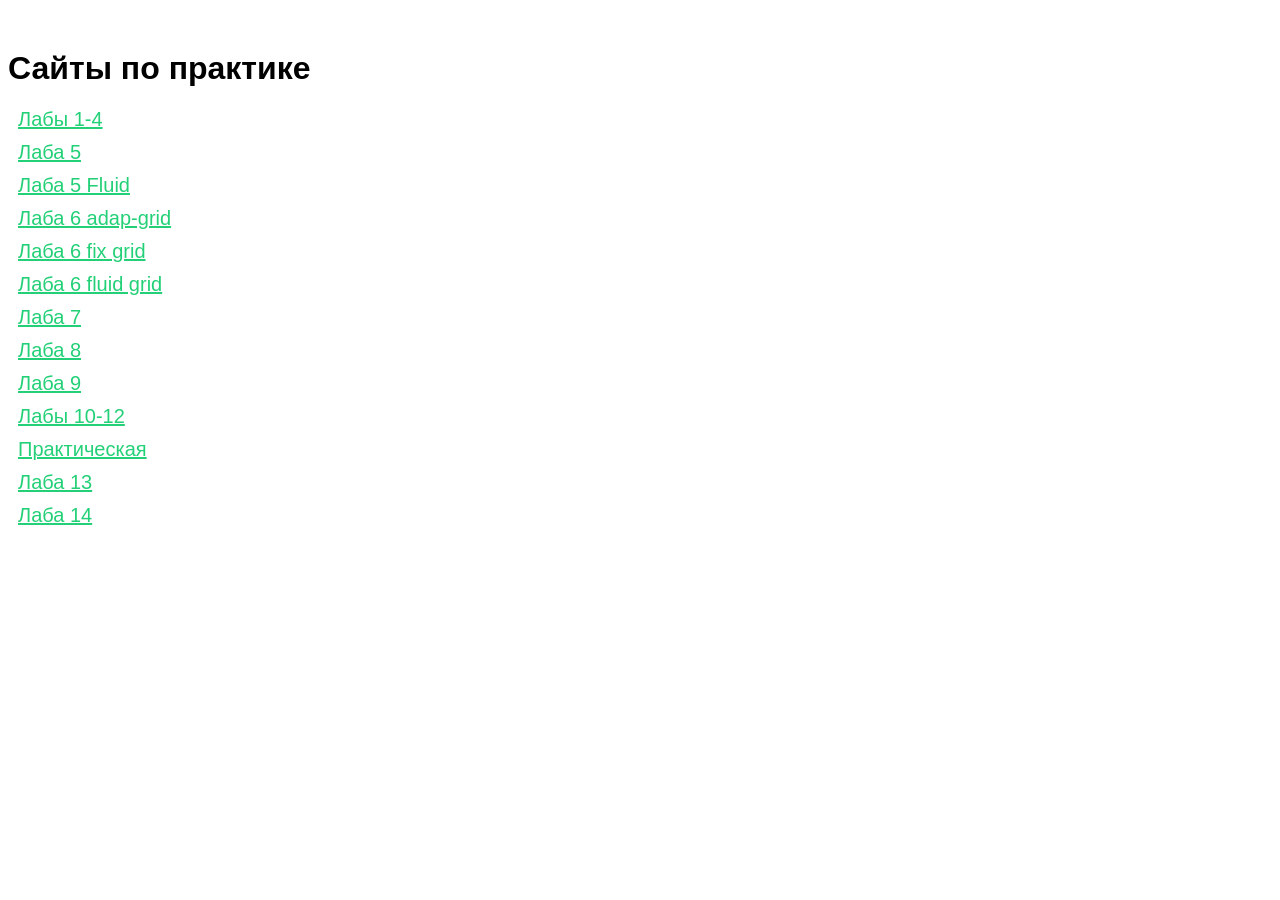
<file: index.html>
<!DOCTYPE html>
<html lang="ru">
<head>
    <meta charset="UTF-8">
    <title>Frond-End</title>
    <style>
        body { font-family: sans-serif; margin-top: 50px; }
        a { display: block; margin: 10px; font-size: 20px; color: rgb(35, 208, 119); }
    </style>
</head>
<body>
    <h1>Сайты по практике</h1>
    <a href="lb1-4/lb1.html">Лабы 1-4</a>
    <a href="lb5/lb5/lb5.html">Лаба 5</a>
    <a href="lb5/lb5_fluid1/lb5_fluid.html">Лаба 5 Fluid</a>
    <a href="lb6/lb6_adap_grid/lb6_adap_grid.html">Лаба 6 adap-grid</a>
    <a href="lb6/lb6_fix_grid/lb6_fix_grid.html">Лаба 6 fix grid</a>
    <a href="lb6/lb6_fluid_grid/lb6_fluid_grid.html">Лаба 6 fluid grid</a>
    <a href="lb7/lb7_adap1/lb5_adap1.html">Лаба 7</a>
    <a href="microsetki/lab8.html">Лаба 8</a>
    <a href="lb9/index.html">Лаба 9</a>
    <a href="lb10-12/lb10.html">Лабы 10-12</a>
    <a href="pr1/index.html">Практическая</a>
    <a href="lb13/index.html">Лаба 13</a>
    <a href="lb14/index.html">Лаба 14</a>
</body>
</html>
</file>
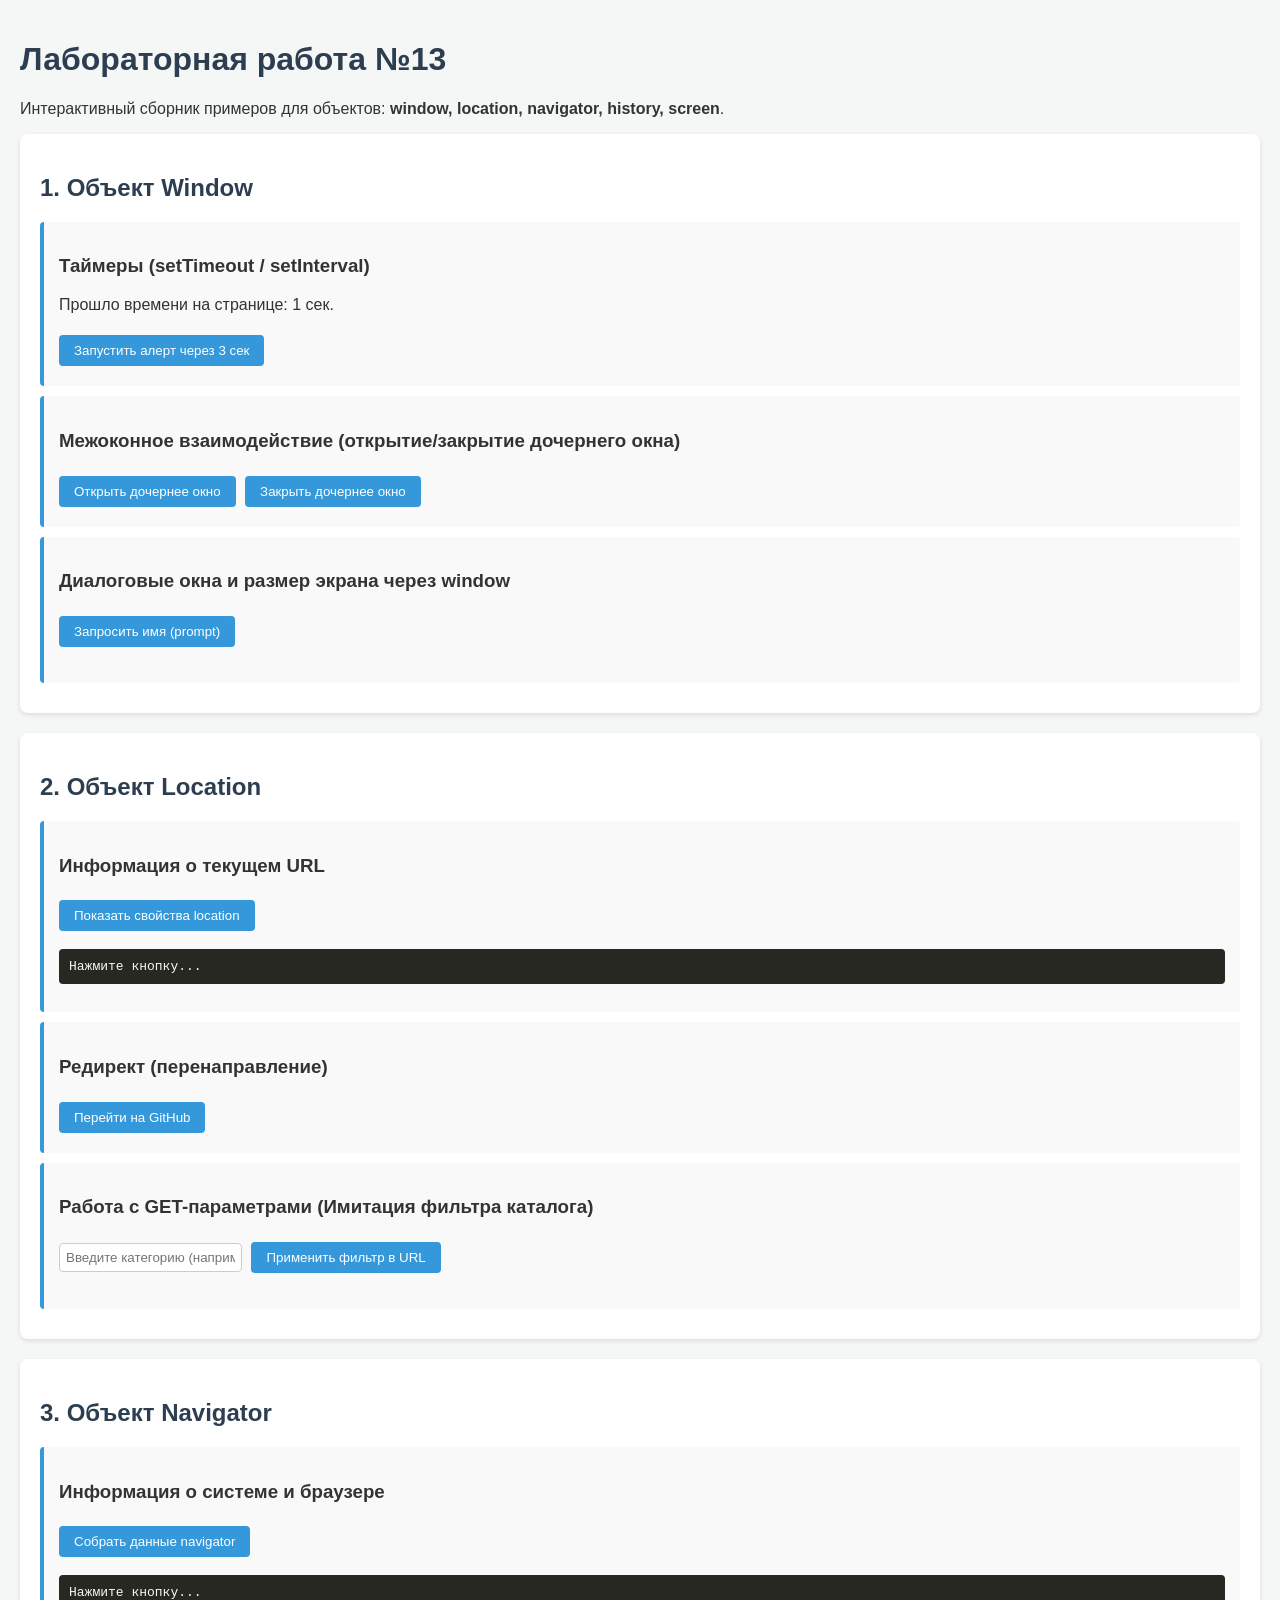
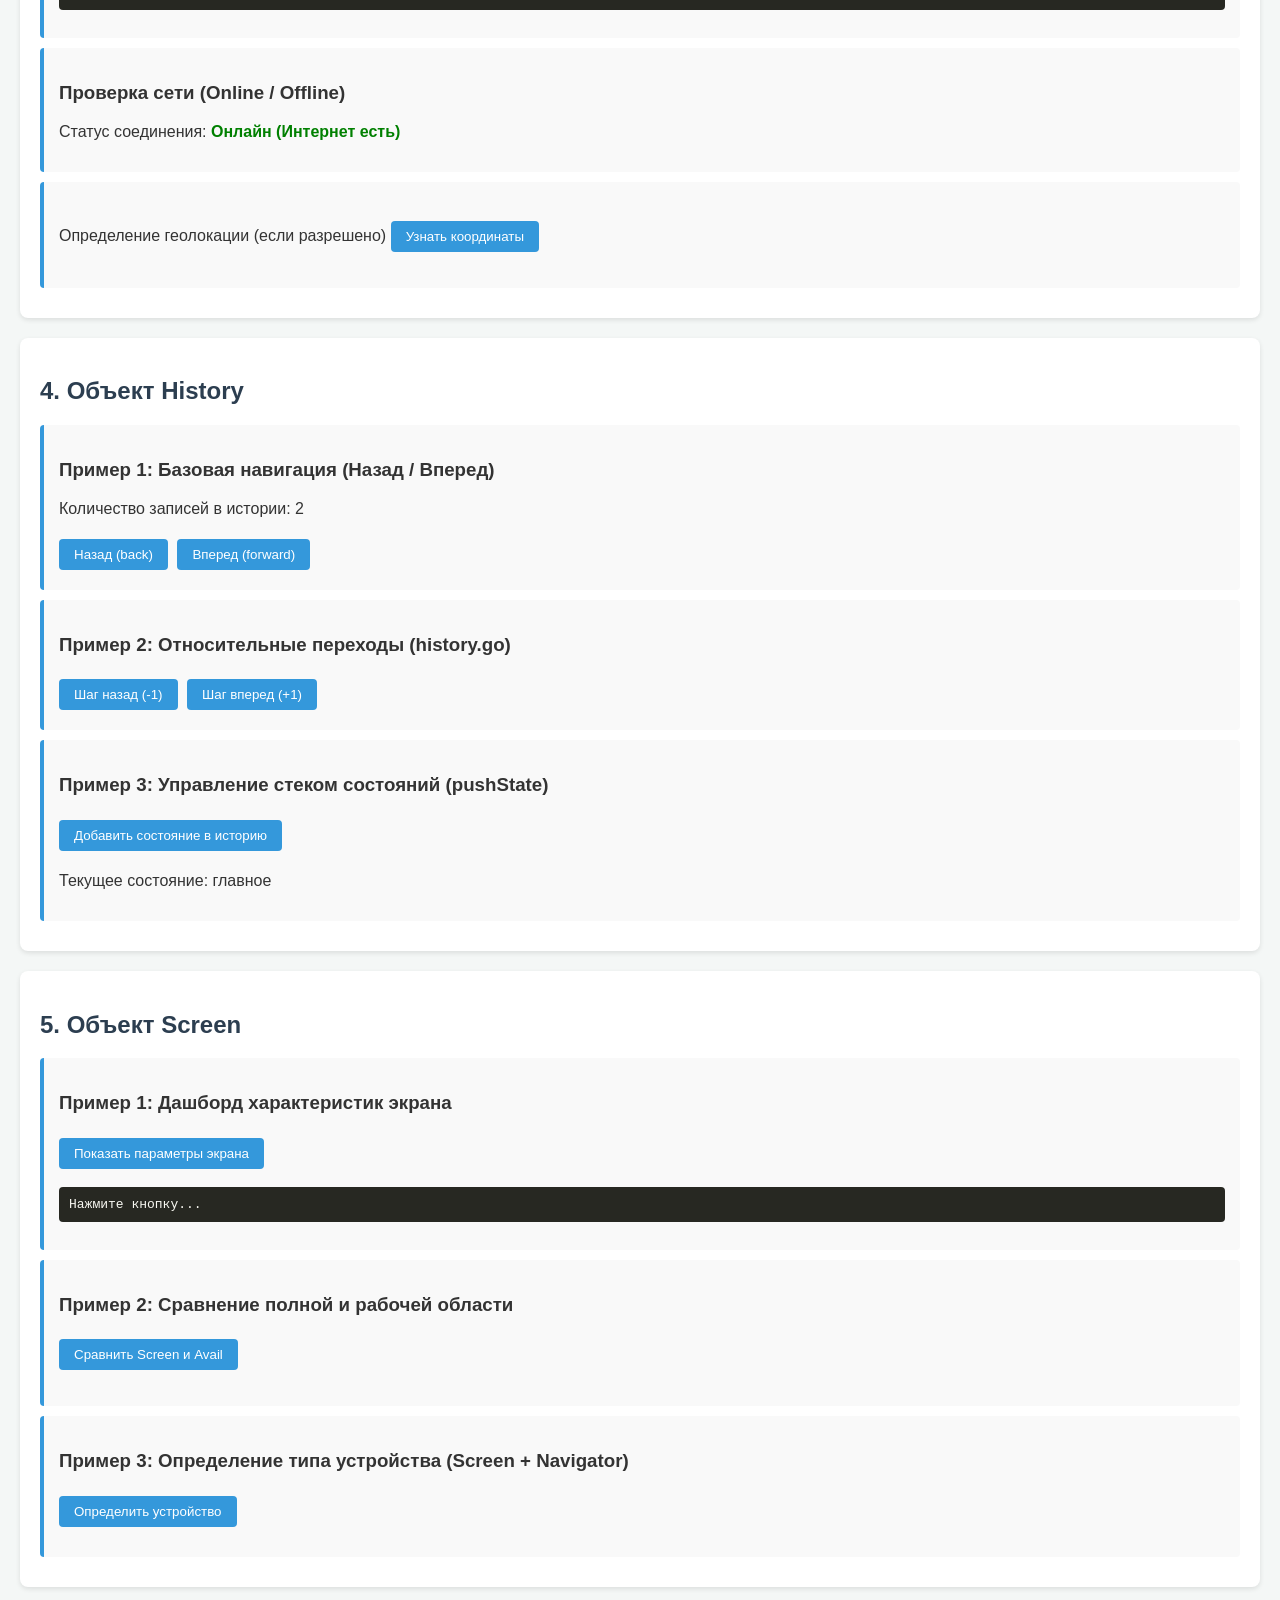
<file: lb13/index.html>
<!DOCTYPE html>
<html lang="ru">
<head>
    <meta charset="UTF-8">
    <meta name="viewport" content="width=device-width, initial-scale=1.0">
    <title>Лабораторная работа №13 - BOM в JavaScript</title>
    <link rel="stylesheet" href="style.css">
</head>
<body>

    <h1>Лабораторная работа №13</h1>
    <p>Интерактивный сборник примеров для объектов: <strong>window, location, navigator, history, screen</strong>.</p>

    <!-- Объект WINDOW -->
    <div class="section">
        <h2>1. Объект Window</h2>
        
        <div class="example-box">
            <h3>Таймеры (setTimeout / setInterval)</h3>
            <p>Прошло времени на странице: <span id="timer-counter">0</span> сек.</p>
            <button onclick="startAlertTimer()">Запустить алерт через 3 сек</button>
        </div>

        <div class="example-box">
            <h3>Межоконное взаимодействие (открытие/закрытие дочернего окна)</h3>
            <button onclick="openChildWindow()">Открыть дочернее окно</button>
            <button onclick="closeChildWindow()">Закрыть дочернее окно</button>
        </div>

        <div class="example-box">
            <h3>Диалоговые окна и размер экрана через window</h3>
            <button onclick="showPromptDialog()">Запросить имя (prompt)</button>
            <p id="greeting-output"></p>
        </div>
    </div>

    <!-- Объект LOCATION -->
    <div class="section">
        <h2>2. Объект Location</h2>

        <div class="example-box">
            <h3>Информация о текущем URL</h3>
            <button onclick="showLocationInfo()">Показать свойства location</button>
            <pre id="location-info-output">Нажмите кнопку...</pre>
        </div>

        <div class="example-box">
            <h3>Редирект (перенаправление)</h3>
            <button onclick="redirectToSite('https://github.com')">Перейти на GitHub</button>
        </div>

        <div class="example-box">
            <h3>Работа с GET-параметрами (Имитация фильтра каталога)</h3>
            <input type="text" id="filter-input" placeholder="Введите категорию (например: laptops)">
            <button onclick="applyUrlFilter()">Применить фильтр в URL</button>
            <p id="url-params-output"></p>
        </div>
    </div>

    <!-- Объект NAVIGATOR -->
    <div class="section">
        <h2>3. Объект Navigator</h2>

        <div class="example-box">
            <h3>Информация о системе и браузере</h3>
            <button onclick="showNavigatorInfo()">Собрать данные navigator</button>
            <pre id="navigator-output">Нажмите кнопку...</pre>
        </div>

        <div class="example-box">
            <h3>Проверка сети (Online / Offline)</h3>
            <p>Статус соединения: <span id="network-status" class="status-bold"></span></p>
        </div>

        <div class="example-box">
            <h3></h3>Определение геолокации (если разрешено)</h3>
            <button onclick="getGeoLocation()">Узнать координаты</button>
            <p id="geo-output"></p>
        </div>
    </div>

    <!-- Объект HISTORY -->
    <div class="section">
        <h2>4. Объект History</h2>

        <div class="example-box">
            <h3>Пример 1: Базовая навигация (Назад / Вперед)</h3>
            <p>Количество записей в истории: <span id="history-length"></span></p>
            <button onclick="window.history.back()">Назад (back)</button>
            <button onclick="window.history.forward()">Вперед (forward)</button>
        </div>

        <div class="example-box">
            <h3>Пример 2: Относительные переходы (history.go)</h3>
            <button onclick="window.history.go(-1)">Шаг назад (-1)</button>
            <button onclick="window.history.go(1)">Шаг вперед (+1)</button>
        </div>

        <div class="example-box">
            <h3>Пример 3: Управление стеком состояний (pushState)</h3>
            <button onclick="addNewHistoryState()">Добавить состояние в историю</button>
            <p id="history-state-output">Текущее состояние: главное</p>
        </div>
    </div>

    <!-- Объект SCREEN -->
    <div class="section">
        <h2>5. Объект Screen</h2>

        <div class="example-box">
            <h3>Пример 1: Дашборд характеристик экрана</h3>
            <button onclick="showScreenDashboard()">Показать параметры экрана</button>
            <pre id="screen-output">Нажмите кнопку...</pre>
        </div>

        <div class="example-box">
            <h3>Пример 2: Сравнение полной и рабочей области</h3>
            <button onclick="compareScreenAreas()">Сравнить Screen и Avail</button>
            <p id="screen-avail-output"></p>
        </div>

        <div class="example-box">
            <h3>Пример 3: Определение типа устройства (Screen + Navigator)</h3>
            <button onclick="detectDeviceType()">Определить устройство</button>
            <div id="device-type-alert" class="device-alert"></div>
        </div>
    </div>

    <script src="script.js"></script>
</body>
</html>
</file>
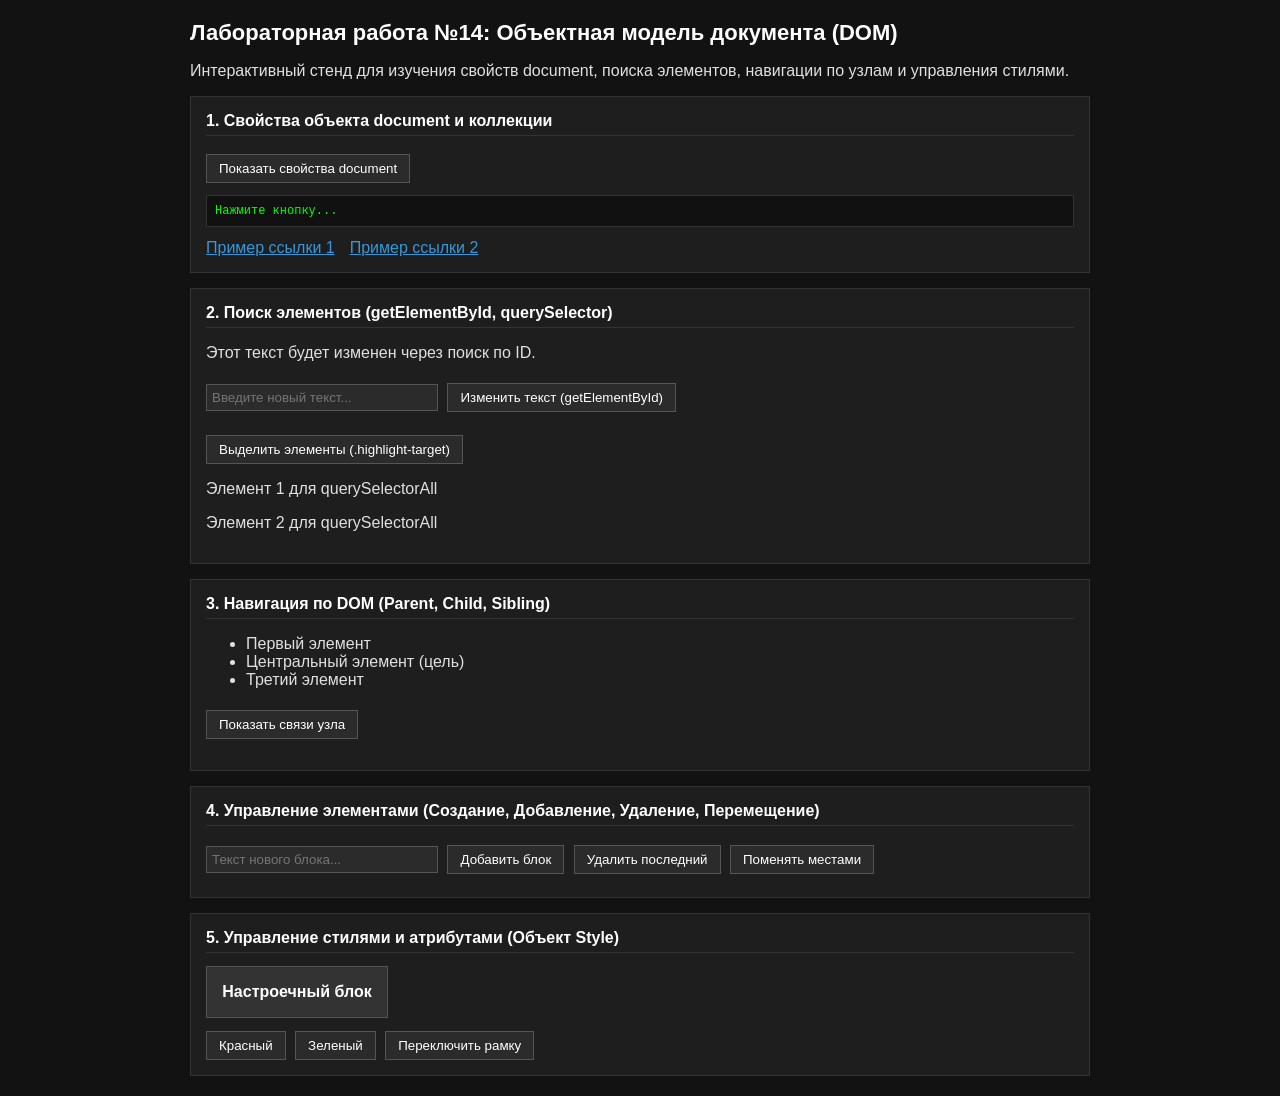
<file: lb14/index.html>
<!DOCTYPE html>
<html lang="ru">
<head>
    <meta charset="UTF-8">
    <meta name="viewport" content="width=device-width, initial-scale=1.0">
    <title>Лабораторная работа №14 - DOM в JavaScript</title>
    <link rel="stylesheet" href="style.css">
</head>
<body>

    <h1>Лабораторная работа №14: Объектная модель документа (DOM)</h1>
    <p>Интерактивный стенд для изучения свойств document, поиска элементов, навигации по узлам и управления стилями.</p>

    <!-- 1. Свойства объекта document и коллекции -->
    <div class="section" id="section-doc">
        <h2>1. Свойства объекта document и коллекции</h2>
        <div class="example-box">
            <button onclick="showDocumentInfo()">Показать свойства document</button>
            <pre id="doc-info-output">Нажмите кнопку...</pre>
            <div class="test-collection">
                <div><a href="https://google.com" target="_blank">Пример ссылки 1</a></div>
                <div><a href="https://github.com" target="_blank">Пример ссылки 2</a></div>
                <img src="data:image/svg+xml;utf8,<svg xmlns='http://www.w3.org/2000/svg' width='1' height='1'></svg>" alt="Тестовая картинка" style="display:none;">
            </div>
        </div>
    </div>

    <!-- 2. Поиск элементов -->
    <div class="section" id="section-search">
        <h2>2. Поиск элементов (getElementById, querySelector)</h2>
        <div class="example-box">
            <p id="target-text">Этот текст будет изменен через поиск по ID.</p>
            <input type="text" id="custom-text-input" placeholder="Введите новый текст...">
            <button onclick="changeTextById()">Изменить текст (getElementById)</button>
            <br><br>
            <button onclick="highlightByQuerySelector()">Выделить элементы (.highlight-target)</button>
            <p class="highlight-target">Элемент 1 для querySelectorAll</p>
            <p class="highlight-target">Элемент 2 для querySelectorAll</p>
        </div>
    </div>

    <!-- 3. Навигация по DOM (Node и отношения) -->
    <div class="section" id="section-nav">
        <h2>3. Навигация по DOM (Parent, Child, Sibling)</h2>
        <div class="example-box">
            <ul id="nav-list">
                <li>Первый элемент</li>
                <li id="middle-item">Центральный элемент (цель)</li>
                <li>Третий элемент</li>
            </ul>
            <button onclick="navigateDOM()">Показать связи узла</button>
            <p id="nav-output"></p>
        </div>
    </div>

    <!-- 4. Создание, добавление и удаление элементов -->
    <div class="section" id="section-crud">
        <h2>4. Управление элементами (Создание, Добавление, Удаление, Перемещение)</h2>
        <div class="example-box">
            <input type="text" id="task-input" placeholder="Текст нового блока...">
            <button onclick="addNewElement()">Добавить блок</button>
            <button onclick="removeLastElement()">Удалить последний</button>
            <button onclick="swapElements()">Поменять местами</button>
            <div id="elements-container" class="elements-container">

            </div>
        </div>
    </div>

    <!-- 5. Управление стилями и атрибутами -->
    <div class="section" id="section-style">
        <h2>5. Управление стилями и атрибутами (Объект Style)</h2>
        <div class="example-box">
            <div id="styled-box" class="box-to-style">Настроечный блок</div>
            <button onclick="changeBoxColor('#e74c3c')">Красный</button>
            <button onclick="changeBoxColor('#2ecc71')">Зеленый</button>
            <button onclick="toggleBoxBorder()">Переключить рамку</button>
        </div>
    </div>

    <script src="script.js"></script>
</body>
</html>
</file>
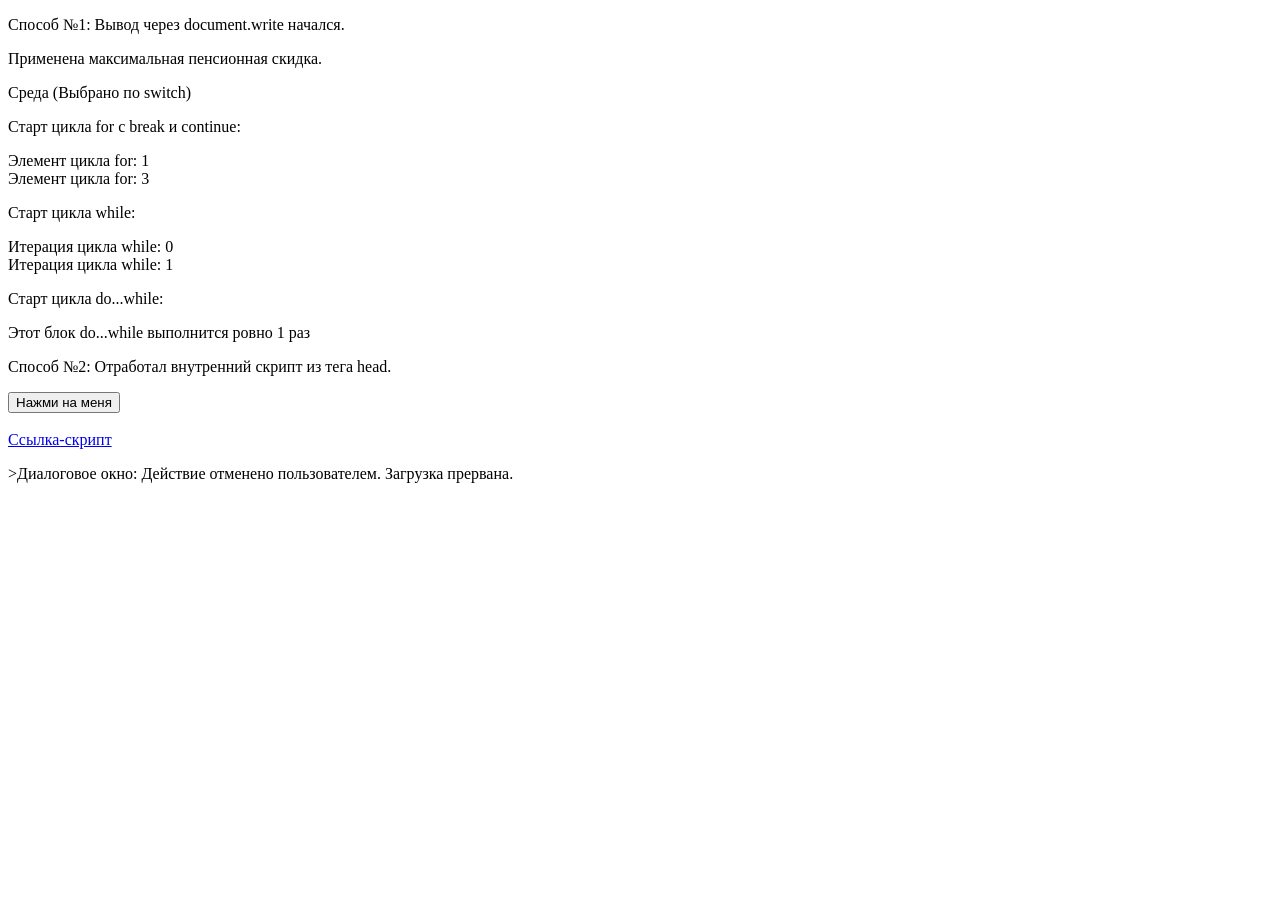
<file: lb9/index.html>
<!DOCTYPE html>
<html lang="ru">

<head>
    <meta charset="UTF-8">
    <title>Способы внедрения JS</title>

    <script src="js/script.js"></script>

    <script>
        // Способ №2: Внутренний скрипт в head выводит текст в самом начале загрузки страницы
        document.write("<p>Способ №2: Отработал внутренний скрипт из тега head.</p>");
    </script>
</head>

<body>

    <button onclick="alert('Способ №3'); document.write('<p>Способ №3: Этот текст заменил страницу после клика на кнопку.</p>');">
        Нажми на меня
    </button>

    <br><br>

    <a href="javascript:alert('Выполнено через href!'); document.write('<p>Способ №4: Этот текст заменил страницу после клика по ссылке.</p>');">
        Ссылка-скрипт
    </a>

    <script>
        window.alert("Приветствуем!");

        let clientProfile = window.prompt("Введите тип вашей учетной записи (например: Администратор, Редактор, Гость):", "Гость");

        if (clientProfile === null || clientProfile.trim() === "") {
            clientProfile = "Анонимный пользователь";
        }

        let accessPermission = window.confirm(`Вы вошли под профилем "${clientProfile}"`);

        // Вывод результатов работы диалоговых окон через document.write в текущее место страницы
        if (accessPermission) {
            document.write(`<p>Диалоговое окно: Успешно! Вы вошли под профилем: <u>${clientProfile}</u>.</p>`);
        }
        else {
            document.write("<p>>Диалоговое окно: Действие отменено пользователем. Загрузка прервана.</p>");
        }
    </script>

</body>
</html>
</file>
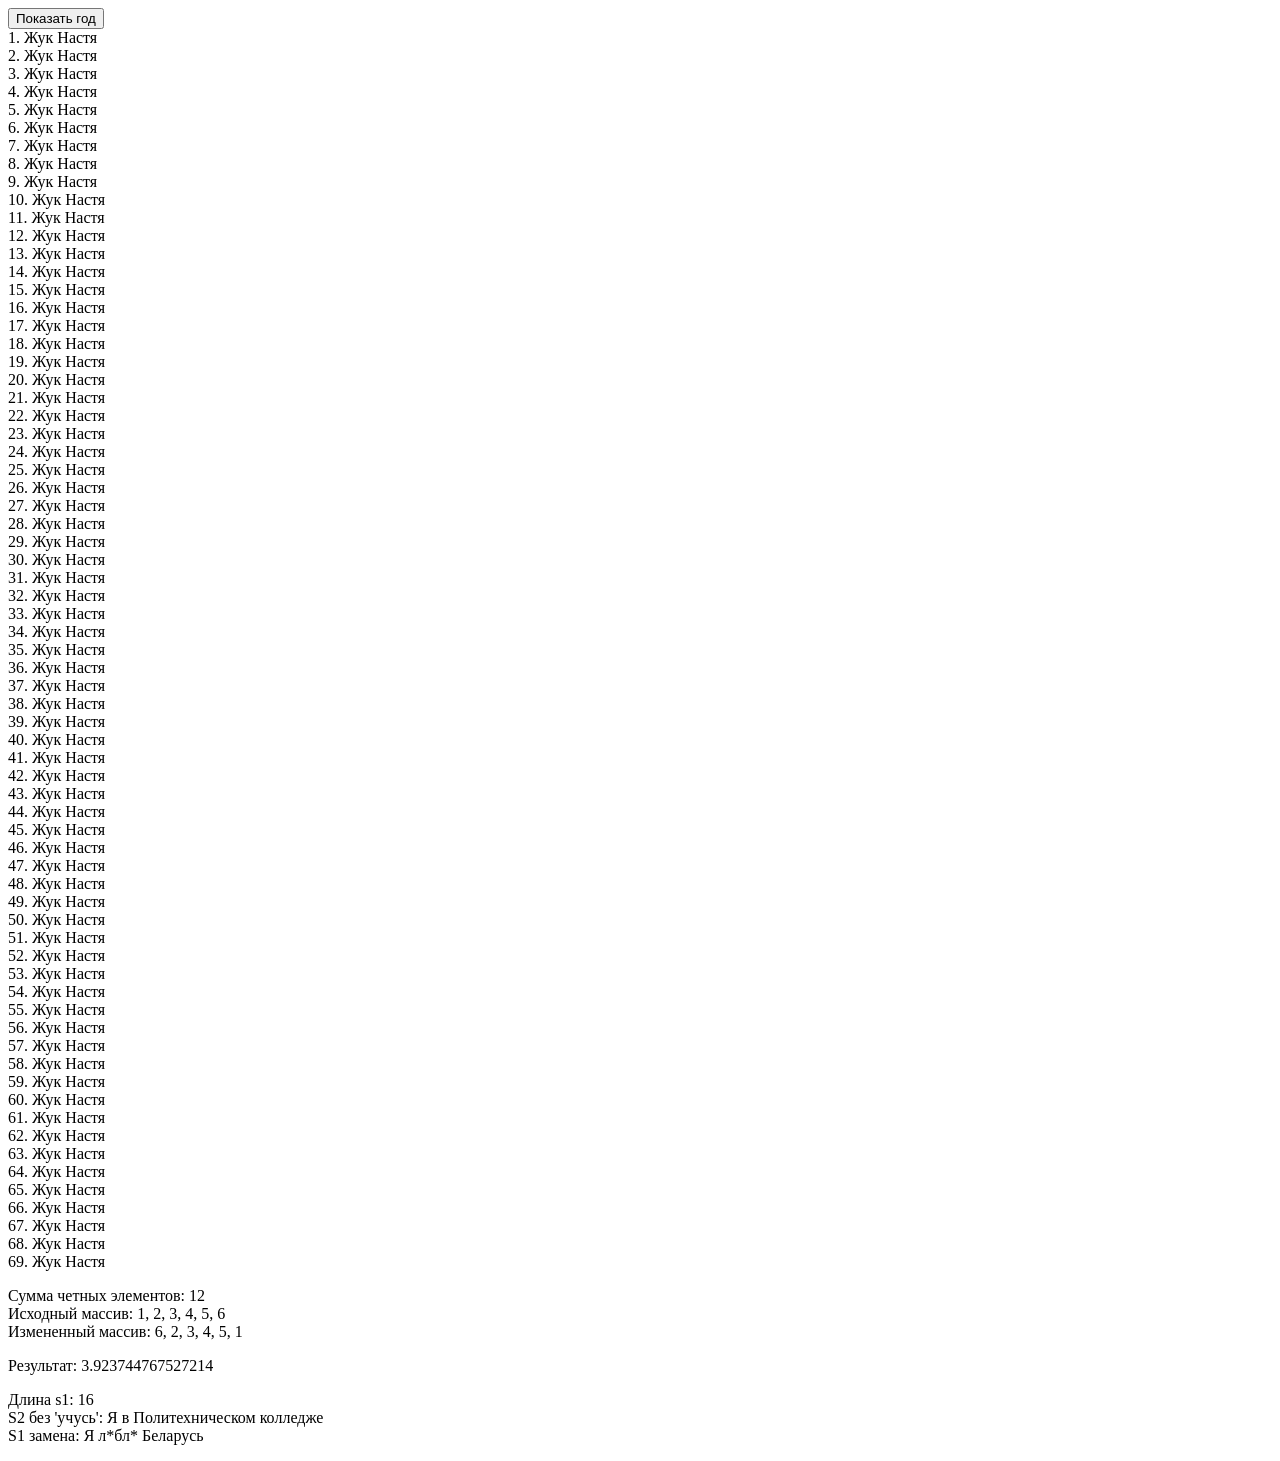
<file: lb10-12/lb10.html>
<!DOCTYPE html>
<html lang="ru">
<head>
    <meta charset="UTF-8">
    <title>lb10-12</title>
    <script>
        function showMonth() {
            const date = new Date();
            // Добавляем 1, чтобы получить привычный нам номер месяца
            let monthNumber = date.getMonth() + 1; 
            alert("Текущий месяц: " + monthNumber);
        }
    </script>
    <script src="js/script.js" defer></script>
</head>
<body>

    <button onclick="showMonth()">Показать год</button><br>

    <script>
        let name = "Жук Настя";
        let n = 64; // номер варианта
        let i = 1;
        do {
            document.write(i +". " + name + "<br>");
            i++;
        } while (i <= n + 5);
    </script>

    <script>
        // Исходный массив
        let arr = [1, 2, 3, 4, 5, 6];
        
        // Создаем копию исходного массива для отображения
        let initialArr = [...arr];
        
        // 1. Поиск суммы четных элементов
        let sumEven = 0;
        for(let num of arr) { 
            if(num % 2 === 0) sumEven += num; 
        }
        
        // 2. Перестановка первого и последнего элемента
        let lastIdx = arr.length - 1;
        let temp = arr[0];
        arr[0] = arr[lastIdx];
        arr[lastIdx] = temp;

        // Вывод результатов
        document.write("<p>Сумма четных элементов: " + sumEven + "<br>");
        document.write("Исходный массив: " + initialArr.join(", ") + "<br>");
        document.write("Измененный массив: " + arr.join(", ") + "</p>");
    </script>

    <div id="math-result"></div>

    <script>
        window.onload = function() {
            let x = 10;
            let a = 5;
            let result = calculateMath(x, a);
            document.getElementById('math-result').innerText = "Результат: " + result;
        };
    </script>

    <script>
        let s1 = "Я люблю Беларусь";
        let s2 = "Я учусь в Политехническом колледже";
        document.write("<p>Длина s1: " + s1.length + "<br>");
        document.write("S2 без 'учусь': " + s2.replace("учусь", "") + "<br>");
        document.write("S1 замена: " + s1.replaceAll("ю", "*") + "</p>");
    </script>

</body>
</html>
</file>
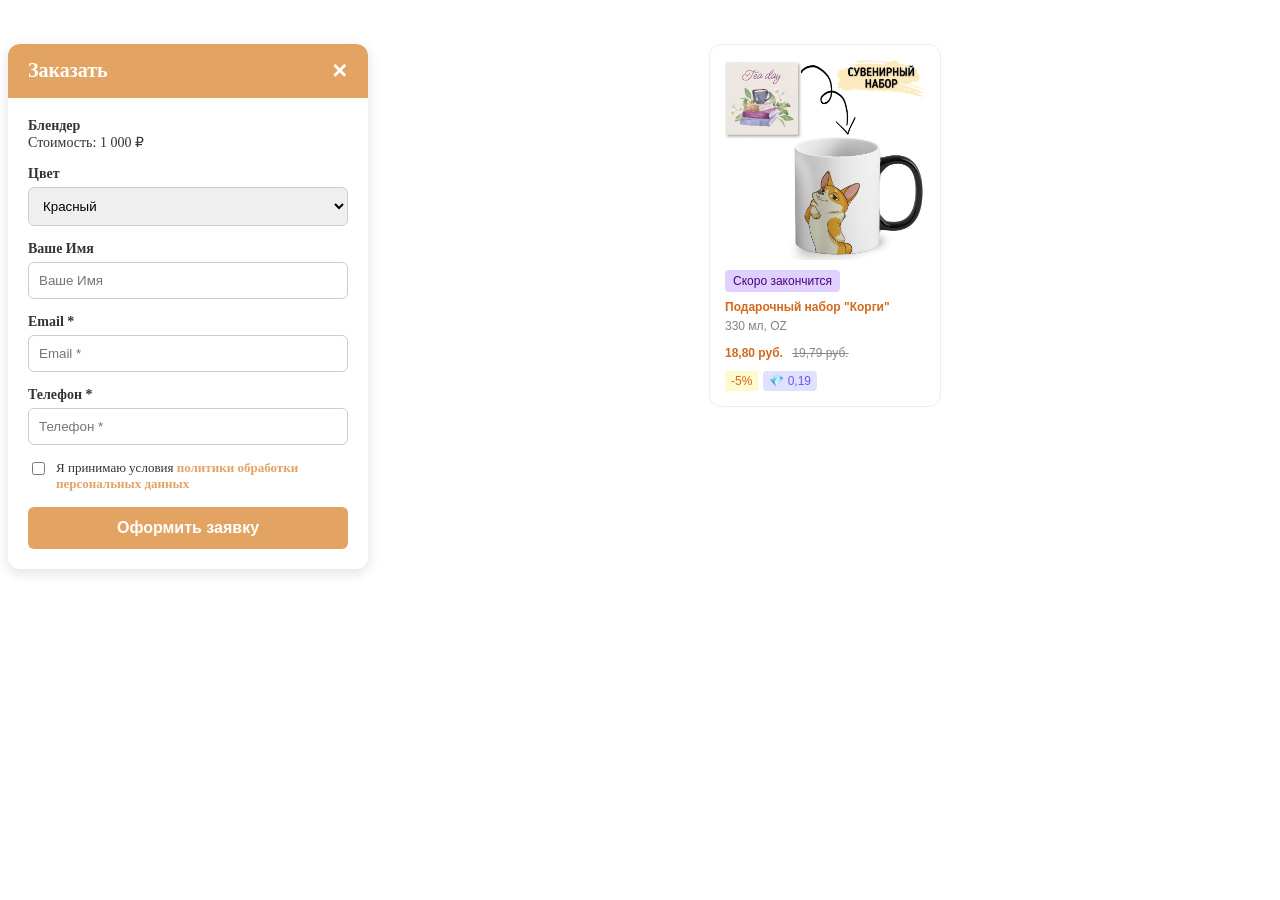
<file: microsetki/lab8.html>
<!DOCTYPE html>
<html lang="ru">
<head>
    <meta charset="UTF-8">
    <meta name="viewport" content="width=device-width, initial-scale=1.0">
    <title>ЛР8 — Микросетки</title>
    <link rel="stylesheet" href="css/lab8.css">
</head>

<body>

<div class="site-grid">

   <br></br>

    <!-- Две микросетки -->
    <div class="microgrids-row">

        <div class="order-custom">
            <div class="order-custom__header">
                Заказать <span>✕</span>
            </div>

            <form class="order-custom__body">
                <div class="order-custom__item">
                    Блендер
                    <span style="font-weight: normal;">Стоимость: 1 000 ₽</span>
                </div>

                <label class="order-custom__item">
                    Цвет
                    <select>
                        <option>Красный</option>
                        <option>Оранжевый</option>
                        <option>Синий</option>
                        <option>Фиолетовый</option>
                        <option>Голубой</option>
                        <option>Розовый</option>
                        <option>Зеленый</option>
                    </select>
                </label>

                <label class="order-custom__item">
                    Ваше Имя
                    <input type="text" placeholder="Ваше Имя">
                </label>

                <label class="order-custom__item">
                    Email *
                    <input type="email" placeholder="Email *">
                </label>

                <label class="order-custom__item">
                    Телефон *
                    <input type="tel" placeholder="Телефон *">
                </label>

                <label class="order-custom__checkbox">
                    <input type="checkbox" required>
                    <span>
                        Я принимаю условия 
                        <a href="#" class="order-custom__link">политики обработки персональных данных</a>
                    </span>
                </label>

                <button type="submit" class="order-custom__btn">Оформить заявку</button>
            </form>
        </div>

        <div class="product-card">
            <div class="product-card__header">
                <img src="image/corgi.png" class="product-card__icon" alt="Иконка">
            </div>
            
            <div class="product-card__body">
                <div class="product-card__status">Скоро закончится</div>
                <h3 class="product-card__title">Подарочный набор "Корги"</h3>
                <p class="product-card__details">330 мл, OZ</p>
                
                <div class="product-card__price-row">
                    <span class="product-card__current-price">18,80 руб.</span>
                    <span class="product-card__old-price">19,79 руб.</span>
                </div>
                
                <div class="product-card__tags">
                    <span class="tag-discount">-5%</span>
                    <span class="tag-points">💎 0,19</span>
                </div>
            </div>
        </div>

    </div>


</div>

</body>
</html>
</file>
<file: lb13/style.css>
body {
    font-family: Arial, sans-serif;
    margin: 0;
    padding: 20px;
    background-color: #f4f7f6;
    color: #333;
}

h1, h2 { 
    color: #2c3e50; 
}

.section {
    background: #fff;
    padding: 20px;
    margin-bottom: 20px;
    border-radius: 8px;
    box-shadow: 0 2px 5px rgba(0,0,0,0.1);
}

.example-box {
    background: #f9f9f9;
    border-left: 4px solid #3498db;
    padding: 15px;
    margin: 10px 0;
    border-radius: 4px;
}

button {
    background: #3498db;
    color: white;
    border: none;
    padding: 8px 15px;
    margin: 5px 5px 5px 0;
    border-radius: 4px;
    cursor: pointer;
}

button:hover { 
    background: #2980b9; 
}

pre {
    background: #272822;
    color: #f8f8f2;
    padding: 10px;
    border-radius: 4px;
    overflow-x: auto;
}

.status-bold {
    font-weight: bold;
}

.device-alert {
    margin-top: 10px; 
    font-weight: bold;
}

input[type="text"] {
    padding: 6px;
    margin-right: 5px;
    border: 1px solid #ccc;
    border-radius: 4px;
}
</file>
<file: lb14/style.css>
body {
    font-family: Arial, sans-serif;
    max-width: 900px;
    margin: 20px auto;
    padding: 0 20px;
    background-color: #121212;
    color: #e0e0e0;
}

h1 {
    font-size: 22px;
    color: #ffffff;
}

.section {
    background: #1e1e1e;
    border: 1px solid #333333;
    padding: 15px;
    margin-bottom: 15px;
}

.section h2 {
    font-size: 16px;
    color: #ffffff;
    margin-top: 0;
    border-bottom: 1px solid #333333;
    padding-bottom: 5px;
}

.example-box {
    margin-top: 10px;
}

button {
    background-color: #2b2b2b;
    color: #ffffff;
    border: 1px solid #555;
    padding: 6px 12px;
    cursor: pointer;
    margin-right: 5px;
    margin-top: 5px;
}

button:hover {
    background-color: #3b3b3b;
}

input[type="text"] {
    padding: 5px;
    width: 220px;
    background-color: #2b2b2b;
    border: 1px solid #555;
    color: #fff;
    margin-right: 5px;
    margin-top: 5px;
}

pre {
    background: #111;
    color: #0f0;
    padding: 8px;
    border: 1px solid #333;
    font-size: 12px;
    overflow-x: auto;
}

.elements-container {
    margin-top: 8px;
    display: flex;
    flex-wrap: wrap;
    gap: 5px;
}

.dynamic-card {
    background: #2b2b2b;
    padding: 6px 10px;
    border: 1px solid #555;
    font-size: 13px;
}

.box-to-style {
    width: 180px;
    height: 50px;
    background-color: #333;
    display: flex;
    align-items: center;
    justify-content: center;
    color: white;
    font-weight: bold;
    border: 1px solid #555;
    margin-bottom: 8px;
}

.active-border {
    border: 2px dashed #0f0;
}

.highlighted {
    background-color: #333300;
    color: #ff0;
    padding: 2px 4px;
}

.test-collection {
    margin-top: 8px;
    display: flex;
    gap: 15px;
    align-items: center;
}

.test-collection a {
    color: #3498db;
}
</file>
<file: microsetki/css/lab8.css>
/* ВНЕШНЯЯ МИКРОСЕТКА */
.microgrids-row {
    display: grid;
    grid-template-columns: auto auto;
    gap: 10px;
    align-items: start;
}

/* МИКРОСЕТКА №1 — заказ */
.order-custom {
    background: #ffffff;
    border-radius: 12px;
    box-shadow: 0 4px 14px rgba(0,0,0,0.12);
    width: 360px;
    overflow: hidden;
}

.order-custom__header {
    background: #e3a362; /* Оранжевый заголовок */
    color: #ffffff;
    padding: 15px 20px;
    font-size: 20px;
    font-weight: 600;
    display: flex;
    justify-content: space-between;
}

.order-custom__body {
    padding: 20px;
    display: flex;
    flex-direction: column;
    gap: 15px;
}

.order-custom__item {
    display: flex;
    flex-direction: column;
    font-size: 14px;
    color: #333;
    font-weight: 600;
}

.order-custom__item input,
.order-custom__item select {
    margin-top: 5px;
    padding: 10px;
    border-radius: 6px;
    border: 1px solid #ccc;
}

.order-custom__checkbox {
    display: flex;
    align-items: flex-start;
    gap: 8px;
    font-size: 13px;
    color: #333; /* Основной текст черный/темно-серый */
    cursor: pointer;
}

.order-custom__checkbox input {
    margin-top: 2px; /* Выравнивание чекбокса по первой строке текста */
}

.order-custom__link {
    color: #e3a362;
    text-decoration: none;
    font-weight: 600;
}

.order-custom__link:hover {
    text-decoration: underline; /* Подчеркивание при наведении для удобства */
}

.order-custom__checkbox a {
    color: #e3a362;
    text-decoration: none;
}

.order-custom__btn {
    background: #e3a362; /* Оранжевая кнопка */
    color: #ffffff;
    border: none;
    padding: 12px;
    border-radius: 6px;
    font-weight: 600;
    cursor: pointer;
    font-size: 16px;
}

/* МИКРОСЕТКА №2 — Карточка корги */

.product-card__header {
    display: flex;
    align-items: center; /* Центрирует иконку и текст по вертикали */
    gap: 8px; /* Расстояние между иконкой и текстом */
    margin-bottom: 10px;
}

.product-card__icon {
    width: 200px;
    height: 200px;
    object-fit: cover;
}

.product-card {
    width: 200px;
    background: #fff;
    padding: 15px;
    border-radius: 12px;
    border: 1px solid #eee;
    font-family: sans-serif;
}

.product-card__header {
    display: flex;
    align-items: center;
    gap: 10px;
    margin-bottom: 10px;
}

.product-card__status {
    background: #e0d0ff;
    color: #4b0082;
    padding: 4px 8px;
    font-size: 12px;
    border-radius: 4px;
    display: inline-block;
    margin-bottom: 8px;
}

.product-card__title {
    font-size: 12px;
    margin: 0 0 5px 0;
    color: #d2691e;
}

.product-card__details{
    font-size: 12px;
    margin: 0 0 0px 0;
    color: #828282;
}

.product-card__price-row {
    margin: 10px 0;
}

.product-card__current-price {
    font-weight: 600;
    font-size: 12px;
    color: #d2691e;
}

.product-card__old-price {
    font-size: 12px;
    text-decoration: line-through;
    color: #888;
    margin-left: 5px;
}

.product-card__tags {
    display: flex;
    gap: 5px;
}

.tag-discount {
    background: #fffacd;
    padding: 3px 6px;
    font-size: 12px;
    color: #d2691e;
}

.tag-points {
    background: #e0e0ff;
    padding: 3px 6px;
    font-size: 12px;
    border-radius: 4px;
    color: #6c55ff;
}
</file>
